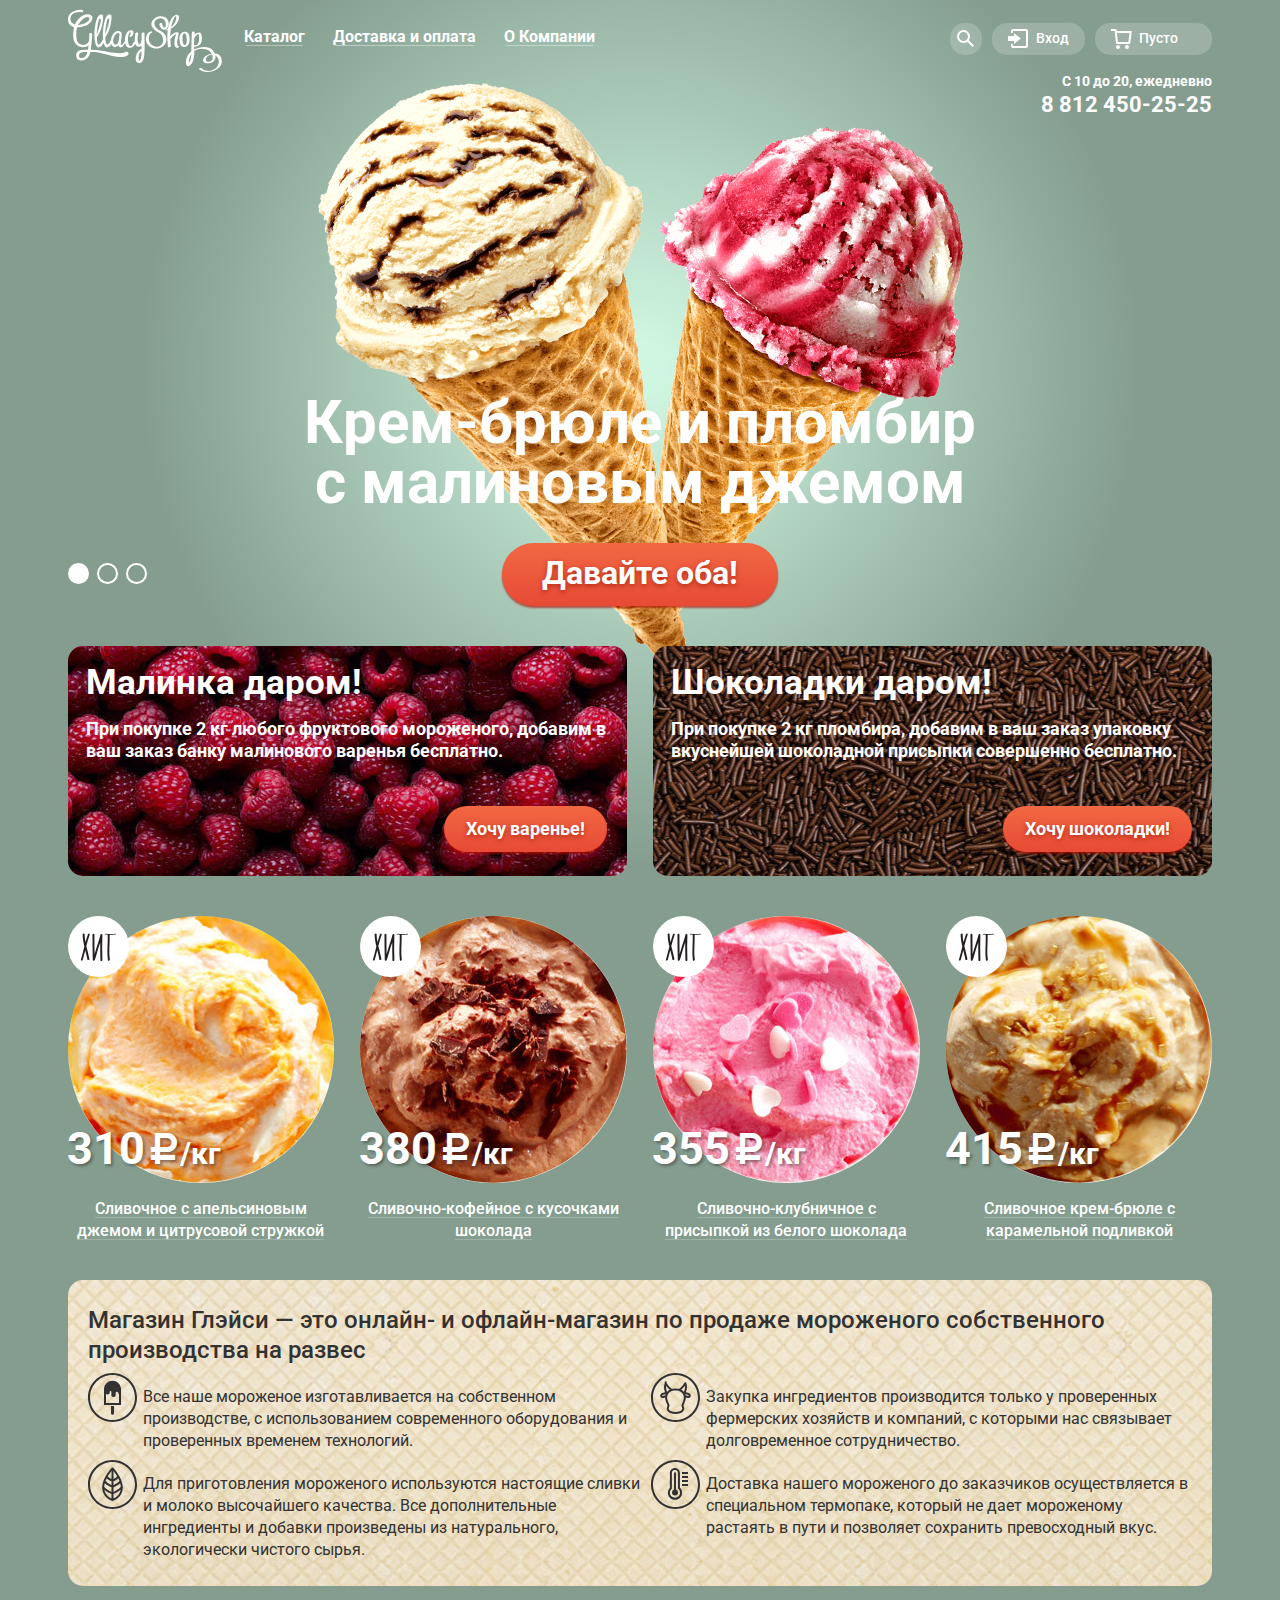
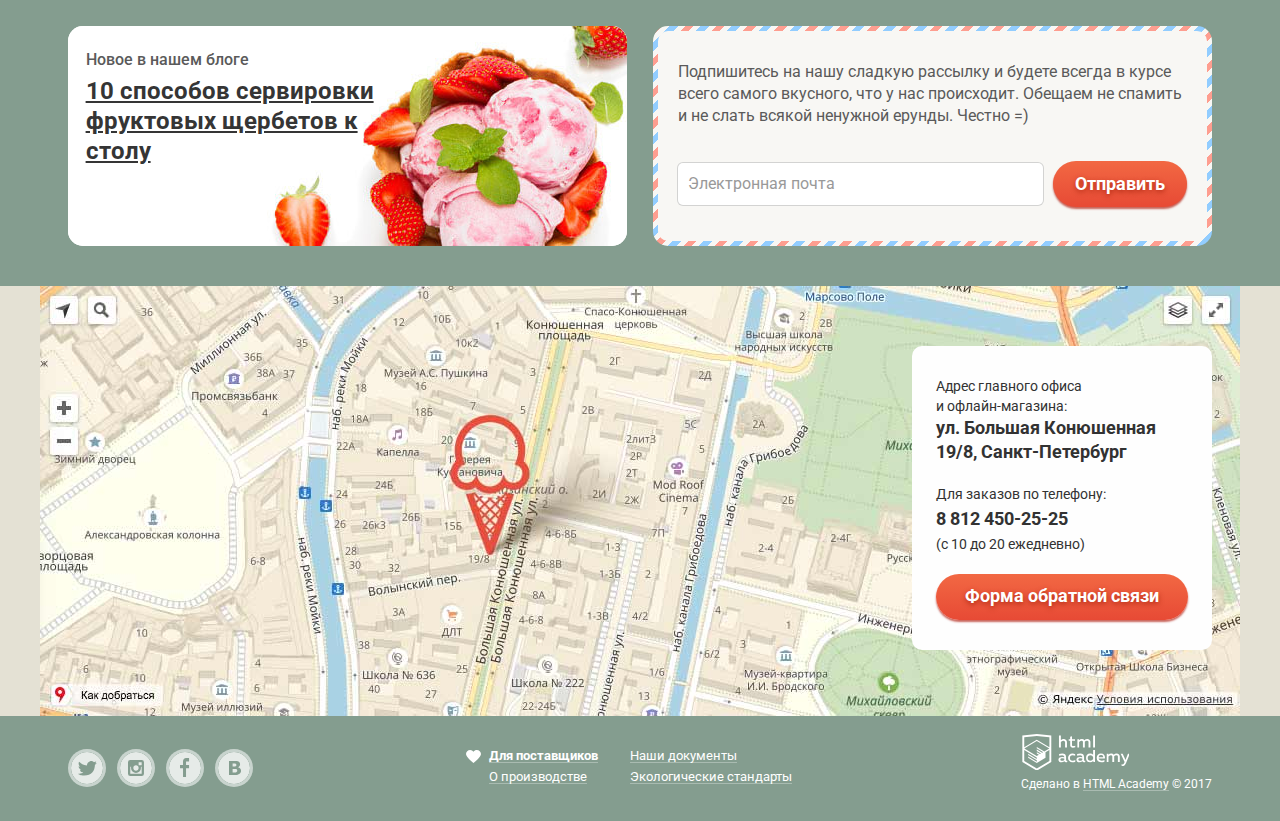
<file: index.html>
<!DOCTYPE html>
<html lang="ru">

<head>
  <meta charset="utf-8">
  <meta name="format-detection" content="telephone=no">
  <title>GllacyShop – магазин мороженого</title>
  <link href="https://fonts.googleapis.com/css?family=Roboto:400,500,700&amp;subset=cyrillic" rel="stylesheet">
  <link rel="stylesheet" href="dist-css/style.css">
</head>

<body class="page-green">
  <header class="header">
    <div class="header__main-row">
      <a class="logo">
        <img class="logo__image" src="img/logo.svg" width="154" height="64" alt="Логотип GllacyShop">
      </a>

      <nav class="main-menu">
        <h2 class="visually-hidden">Главное меню</h2>
        <ul class="main-menu__list">
          <li class="main-menu__item popup-container">
            <a class="main-menu__link" id="main-menu-catalog-link" href="catalog-cream.html">Каталог</a>
            <section class="catalog-menu popup visually-hidden">
              <h3 class="visually-hidden">Разделы каталога</h3>
              <a href="catalog-new.html" class="catalog-menu__link"><b>Новинки</b></a>
              <ul class="catalog-menu__list">
                <li class="catalog-menu__item">
                  <a href="catalog-cream.html" class="catalog-menu__link">Сливочное</a>
                </li>
                <li class="catalog-menu__item">
                  <a href="catalog-sherbet.html" class="catalog-menu__link">Щербеты</a>
                </li>
                <li class="catalog-menu__item">
                  <a href="catalog-ice.html" class="catalog-menu__link">Фруктовый лед</a>
                </li>
                <li class="catalog-menu__item">
                  <a href="catalog-melorin.html" class="catalog-menu__link">Мелорин</a>
                </li>
              </ul>
            </section>
          </li>
          <li class="main-menu__item">
            <a class="main-menu__link" href="delivery.html">Доставка и оплата</a>
          </li>
          <li class="main-menu__item">
            <a class="main-menu__link" href="about.html">О Компании</a>
          </li>
        </ul>
      </nav>

      <nav class="user-menu">
        <h2 class="visually-hidden">Меню персонального раздела</h2>
        <div class="user-menu__item popup-container">
          <a class="user-menu__link user-menu__link_hoverable user-menu__link_search" href="search.html" onclick="event.preventDefault();">
            <svg xmlns="http://www.w3.org/2000/svg" width="17" height="17" viewBox="0 0 17 17"><path fill="#FFF" d="M16.958 15.527L11.75 10.32A6.455 6.455 0 0 0 13 6.5 6.5 6.5 0 1 0 6.5 13a6.465 6.465 0 0 0 3.839-1.263l5.205 5.204 1.414-1.414zM6.5 11C4.019 11 2 8.981 2 6.5S4.019 2 6.5 2 11 4.019 11 6.5 8.981 11 6.5 11z"/></svg>
            <span class="visually-hidden">Поиск</span>
          </a>
          <section class="search-form popup visually-hidden">
            <h3 class="visually-hidden">Форма поиска</h3>
            <form action="https://echo.htmlacademy.ru" method="get" aria-label="Форма поиска">
              <input class="text-input" type="search" name="text" placeholder="Что ищем?" aria-label="Поисковый запрос" required>
            </form>
          </section>
        </div>
        <div class="user-menu__item popup-container">
          <a class="user-menu__link user-menu__link_hoverable user-menu__link_login" href="login.html" onclick="event.preventDefault();">
            <svg xmlns="http://www.w3.org/2000/svg" width="21" height="19" viewBox="0 0 21 19"><g fill="#FFF"><path d="M6 14.875L12.917 9.5 6 4.125v2.917H-.042v4.917H6z"/><path d="M18 0H5C3.9 0 3 .9 3 2v2h2V2h13v15H5v-2H3v2c0 1.1.9 2 2 2h13c1.1 0 2-.9 2-2V2c0-1.1-.9-2-2-2z"/></g></svg>
            Вход
          </a>
          <section class="login-form popup visually-hidden">
            <h3 class="visually-hidden">Форма входа</h3>
            <form action="https://echo.htmlacademy.ru" method="post" aria-label="Форма входа">
              <input class="text-input" type="email" name="email" placeholder="Электронная почта" aria-label="Электронная почта" required>
              <input class="text-input" type="password" name="password" placeholder="Пароль" aria-label="Пароль" required>
              <button class="promo-button promo-button_medium" type="submit">Войти</button>
            </form>
            <p class="login-form__links">
              <a class="login-form__link dark-link" href="#">Забыли пароль?</a>
              <a class="login-form__link dark-link" href="#">Новая регистрация</a>
            </p>
          </section>
        </div>
        <div class="user-menu__item">
          <a class="user-menu__link user-menu__link_basket" href="#">
            <svg xmlns="http://www.w3.org/2000/svg" width="21" height="20" viewBox="0 0 21 20"><g fill="#FFF"><path d="M5.657 2.031L5.422 0H0v2h3.64l1.5 13h13.988l1.699-12.969H5.657zM17.372 13H6.922L5.888 4.031h12.66L17.372 13z"/><circle cx="6.984" cy="18" r="2"/><circle cx="15.984" cy="18" r="2"/></g></svg>
            <span class="visually-hidden">Корзина</span>
          </a>
        </div>
      </nav>
    </div>
    <div class="header__sub-row">
      <section class="header__contact-info">
        <h3 class="visually-hidden">Контактная информация</h3>
        <p class="header__working-hours">С 10 до 20, ежедневно</p>
        <p class="header__contact-tel">8 812 450-25-25</p>
      </section>
    </div>
  </header>

  <main class="main-container">
    <h1 class="visually-hidden">Магазин мороженого «GllacyShop»</h1>

    <section class="promo">
      <h2 class="visually-hidden">Акции</h2>
      <div class="promo__slider">
        <input class="promo__slider-input visually-hidden" type="radio" id="promo-slider-1" name="promo-slider" data-body-class="page-green" checked>
        <input class="promo__slider-input visually-hidden" type="radio" id="promo-slider-2" name="promo-slider" data-body-class="page-blue">
        <input class="promo__slider-input visually-hidden" type="radio" id="promo-slider-3" name="promo-slider" data-body-class="page-red">
        <div class="promo__slider-controls">
          <label class="promo__slider-control" for="promo-slider-1">Крем-брюле и пломбир с малиновым джемом</label>
          <label class="promo__slider-control" for="promo-slider-2">Шоколадный пломбир и лимонный сорбет</label>
          <label class="promo__slider-control" for="promo-slider-3">Пломбир с помадкой и клубничный щербет</label>
        </div>
        <div class="promo__slides">
          <figure class="promo-slide">
            <figcaption class="promo-slide__tagline">Крем-брюле и пломбир с малиновым джемом</figcaption>
            <div class="promo-slide__image">
              <img src="img/promo-pair-green.png" width="647" height="584" alt="Крем-брюле и пломбир с малиновым джемом">
            </div>
            <button class="promo-button promo-button_large" type="button">Давайте оба!</button>
          </figure>
          <figure class="promo-slide">
            <figcaption class="promo-slide__tagline">Шоколадный пломбир и лимонный сорбет</figcaption>
            <div class="promo-slide__image">
              <img class="promo-slide__image" src="img/promo-pair-blue.png" width="644" height="582" alt="Шоколадный пломбир и лимонный сорбет">
            </div>
            <button class="promo-button promo-button_large" type="button">Давайте оба!</button>
          </figure>
          <figure class="promo-slide">
            <figcaption class="promo-slide__tagline">Пломбир с помадкой и клубничный щербет</figcaption>
            <div class="promo-slide__image">
              <img class="promo-slide__image" src="img/promo-pair-red.png" width="639" height="582" alt="Пломбир с помадкой и клубничный щербет">
            </div>
            <button class="promo-button promo-button_large" type="button">Давайте оба!</button>
          </figure>
        </div>
      </div>
    </section>

    <section class="banners columns-container">
      <h2 class="visually-hidden">Специальные предложения</h2>
      <section class="banner banner_raspberry">
        <h3 class="banner__header">Малинка даром!</h3>
        <p class="banner__description">При покупке 2 кг любого фруктового мороженого, добавим в ваш заказ банку малинового варенья бесплатно.</p>
        <button class="promo-button promo-button_medium" type="button">Хочу варенье!</button>
      </section>

      <section class="banner banner_chocolate">
        <h3 class="banner__header">Шоколадки даром!</h3>
        <p class="banner__description">При покупке 2 кг пломбира, добавим в ваш заказ упаковку вкуснейшей шоколадной присыпки  совершенно бесплатно.</p>
        <button class="promo-button promo-button_medium" type="button">Хочу шоколадки!</button>
      </section>
    </section>

    <section class="bestsellers">
      <h2 class="visually-hidden">Хиты продаж</h2>
      <ul class="catalog-list">
        <li class="catalog-item catalog-item_bestseller">
          <a class="catalog-item__link" href="#">
            <div class="catalog-item__title"><h3>Сливочное с апельсиновым джемом и цитрусовой стружкой</h3></div>
            <img src="img/icecream-1.jpg" width="267" height="267" alt="Сливочное с апельсиновым джемом и цитрусовой стружкой">
            <p>310<span class="catalog-item__rouble">Р</span><span class="catalog-item__weight-unit">/кг</span></p>
          </a>
          <div class="catalog-item__popup">
            <button class="promo-button promo-button_medium" type="button">Быстрый просмотр</button>
          </div>
        </li>
        <li class="catalog-item catalog-item_bestseller">
          <a class="catalog-item__link" href="#">
            <div class="catalog-item__title"><h3>Сливочно-кофейное с кусочками шоколада</h3></div>
            <img src="img/icecream-2.jpg" width="267" height="267" alt="Сливочно-кофейное с кусочками шоколада">
            <p>380<span class="catalog-item__rouble">Р</span><span class="catalog-item__weight-unit">/кг</span></p>
          </a>
          <div class="catalog-item__popup">
            <button class="promo-button promo-button_medium" type="button">Быстрый просмотр</button>
          </div>
        </li>
        <li class="catalog-item catalog-item_bestseller">
          <a class="catalog-item__link" href="#">
            <div class="catalog-item__title"><h3>Сливочно-клубничное с присыпкой из белого шоколада</h3></div>
            <img src="img/icecream-3.jpg" width="267" height="267" alt="Сливочно-клубничное с присыпкой из белого шоколада">
            <p>355<span class="catalog-item__rouble">Р</span><span class="catalog-item__weight-unit">/кг</span></p>
          </a>
          <div class="catalog-item__popup">
            <button class="promo-button promo-button_medium" type="button">Быстрый просмотр</button>
          </div>
        </li>
        <li class="catalog-item catalog-item_bestseller">
          <a class="catalog-item__link" href="#">
            <div class="catalog-item__title"><h3>Сливочное крем-брюле с карамельной подливкой</h3></div>
            <img src="img/icecream-4.jpg" width="267" height="267" alt="Сливочное крем-брюле с карамельной подливкой">
            <p>415<span class="catalog-item__rouble">Р</span><span class="catalog-item__weight-unit">/кг</span></p>
          </a>
          <div class="catalog-item__popup">
            <button class="promo-button promo-button_medium" type="button">Быстрый просмотр</button>
          </div>
        </li>
      </ul>
    </section>

    <section class="about-us">
      <h2 class="about-us__header">Магазин Глэйси — это онлайн- и офлайн-магазин по продаже мороженого собственного производства на развес</h2>
      <ul class="about-us__advantages">
        <li class="about-us__advantage about-us__advantage_tech">Все наше мороженое изготавливается на собственном производстве, с использованием современного оборудования и проверенных временем технологий.</li>
        <li class="about-us__advantage about-us__advantage_cows">Закупка ингредиентов  производится только у проверенных фермерских хозяйств и компаний, с которыми нас связывает долговременное сотрудничество.</li>
        <li class="about-us__advantage about-us__advantage_eco">Для приготовления мороженого используются настоящие сливки и молоко высочайшего качества. Все дополнительные ингредиенты и добавки произведены из натурального, экологически чистого сырья.</li>
        <li class="about-us__advantage about-us__advantage_temp">Доставка нашего мороженого до заказчиков осуществляется в специальном термопаке, который не дает мороженому растаять в пути и позволяет сохранить превосходный вкус.</li>
      </ul>
    </section>

    <div class="columns-container">
      <aside class="blog-news">
        <h2 class="blog-news__header">Новое в нашем блоге</h2>
        <div class="blog-news__size-container">
          <a class="blog-news__post-title" href="#">10 способов сервировки фруктовых щербетов к столу</a>
        </div>
        <img class="blog-news__post-img" src="img/blog-post-img.jpg" width="560" height="220" alt="10 способов сервировки фруктовых щербетов к столу">
      </aside>

      <section class="subscribe">
        <div class="subscribe__inner-container">
          <h2 class="visually-hidden">Подписка на новостную рассылку</h2>
          <p class="subscribe__promo">Подпишитесь на нашу сладкую рассылку и будете всегда в курсе всего самого вкусного, что у нас происходит. Обещаем не спамить и не слать всякой ненужной ерунды. Честно =)</p>
          <form action="https://echo.htmlacademy.ru" method="get" aria-label="Форма подписки на новостную рассылку">
            <input class="text-input" type="email" name="email" placeholder="Электронная почта" aria-label="Электронная почта" required>
            <button class="promo-button promo-button_medium" type="submit">Отправить</button>
          </form>
        </div>
      </section>
    </div>

    <section class="location-map">
      <h2 class="visually-hidden">Cхема проезда и контактная информация</h2>
      <div class="location-map__container" id="location-map"></div>
      <div class="location-map__overlay">
        <p class="location-map__address">Адрес главного офиса<br>и офлайн-магазина:<br><b>ул. Большая Конюшенная 19/8, Санкт-Петербург</b></p>
        <p class="location-map__tel">Для заказов по телефону:<br><b>8 812 450-25-25</b><br>(с 10 до 20 ежедневно)</p>
        <a class="promo-button promo-button_medium" id="feedback-button" href="feedback.html">Форма обратной связи</a>
      </div>
    </section>
  </main>

  <footer class="footer">
    <section class="social">
      <h3 class="visually-hidden">Мы в социальных сетях</h3>
      <ul class="social__list">
        <li class="social__item"><a class="social__link social__link_twitter" href="http://twitter.com" target="_blank"><span class="visually-hidden">Twitter</span></a></li>
        <li class="social__item"><a class="social__link social__link_instagram" href="http://instagram.com" target="_blank"><span class="visually-hidden">Instagram</span></a></li>
        <li class="social__item"><a class="social__link social__link_fb" href="http://fb.com" target="_blank"><span class="visually-hidden">Facebook</span></a></li>
        <li class="social__item"><a class="social__link social__link_vk" href="http://vk.com" target="_blank"><span class="visually-hidden">Vkontakte</span></a></li>
      </ul>
    </section>

    <div class="footer__menu">
      <a class="footer__menu-link light-link footer__menu-link_heart" href="#">Для поставщиков</a>
      <a class="footer__menu-link light-link" href="#">О производстве</a>
      <a class="footer__menu-link light-link" href="#">Наши документы</a>
      <a class="footer__menu-link light-link" href="#">Экологические стандарты</a>
    </div>

    <div class="footer__copyright">
      <a class="footer__copyright-logo" href="https://htmlacademy.ru/intensive/htmlcss" target="_blank">
        <img src="img/logo-htmlacademy-small.svg" width="111" height="36" alt="HTML Academy">
      </a>
      <p class="footer__copyright-text">Сделано в <a class="light-link" href="https://htmlacademy.ru/intensive/htmlcss" target="_blank">HTML Academy</a> © 2017</p>
    </div>
  </footer>

  <section class="feedback">
    <h2 class="visually-hidden">Форма обратной связи</h2>
    <div class="feedback__background">
      <div class="feedback__window">
        <p class="feedback__tagline">Мы обязательно вам ответим!</p>
        <form action="https://echo.htmlacademy.ru" method="post" aria-label="Форма обратной связи">
          <input class="text-input" type="text" name="name" placeholder="Как вас зовут?" aria-label="Имя">
          <input class="text-input" type="email" name="email" placeholder="Ваша почта для ответа?" aria-label="Электронная почта" required>
          <textarea class="text-input" name="message" cols="30" rows="10" placeholder="Напишите что-нибудь..." aria-label="Текст сообщения" required></textarea>
          <button class="promo-button promo-button_medium" type="submit">Отправить</button>
        </form>
        <button class="feedback__close-btn" type="button"><span class="visually-hidden">Закрыть</span></button>
      </div>
    </div>
  </section>

  <script src="dist-js/popup-dispatcher.js"></script>
  <script src="dist-js/promo-bg-changer.js"></script>
  <script src="dist-js/feedback-modal.js"></script>
  <script src="https://api-maps.yandex.ru/2.1/?lang=ru_RU"></script>
  <script src="dist-js/location-map.js"></script>
</body>

</html>
</file>
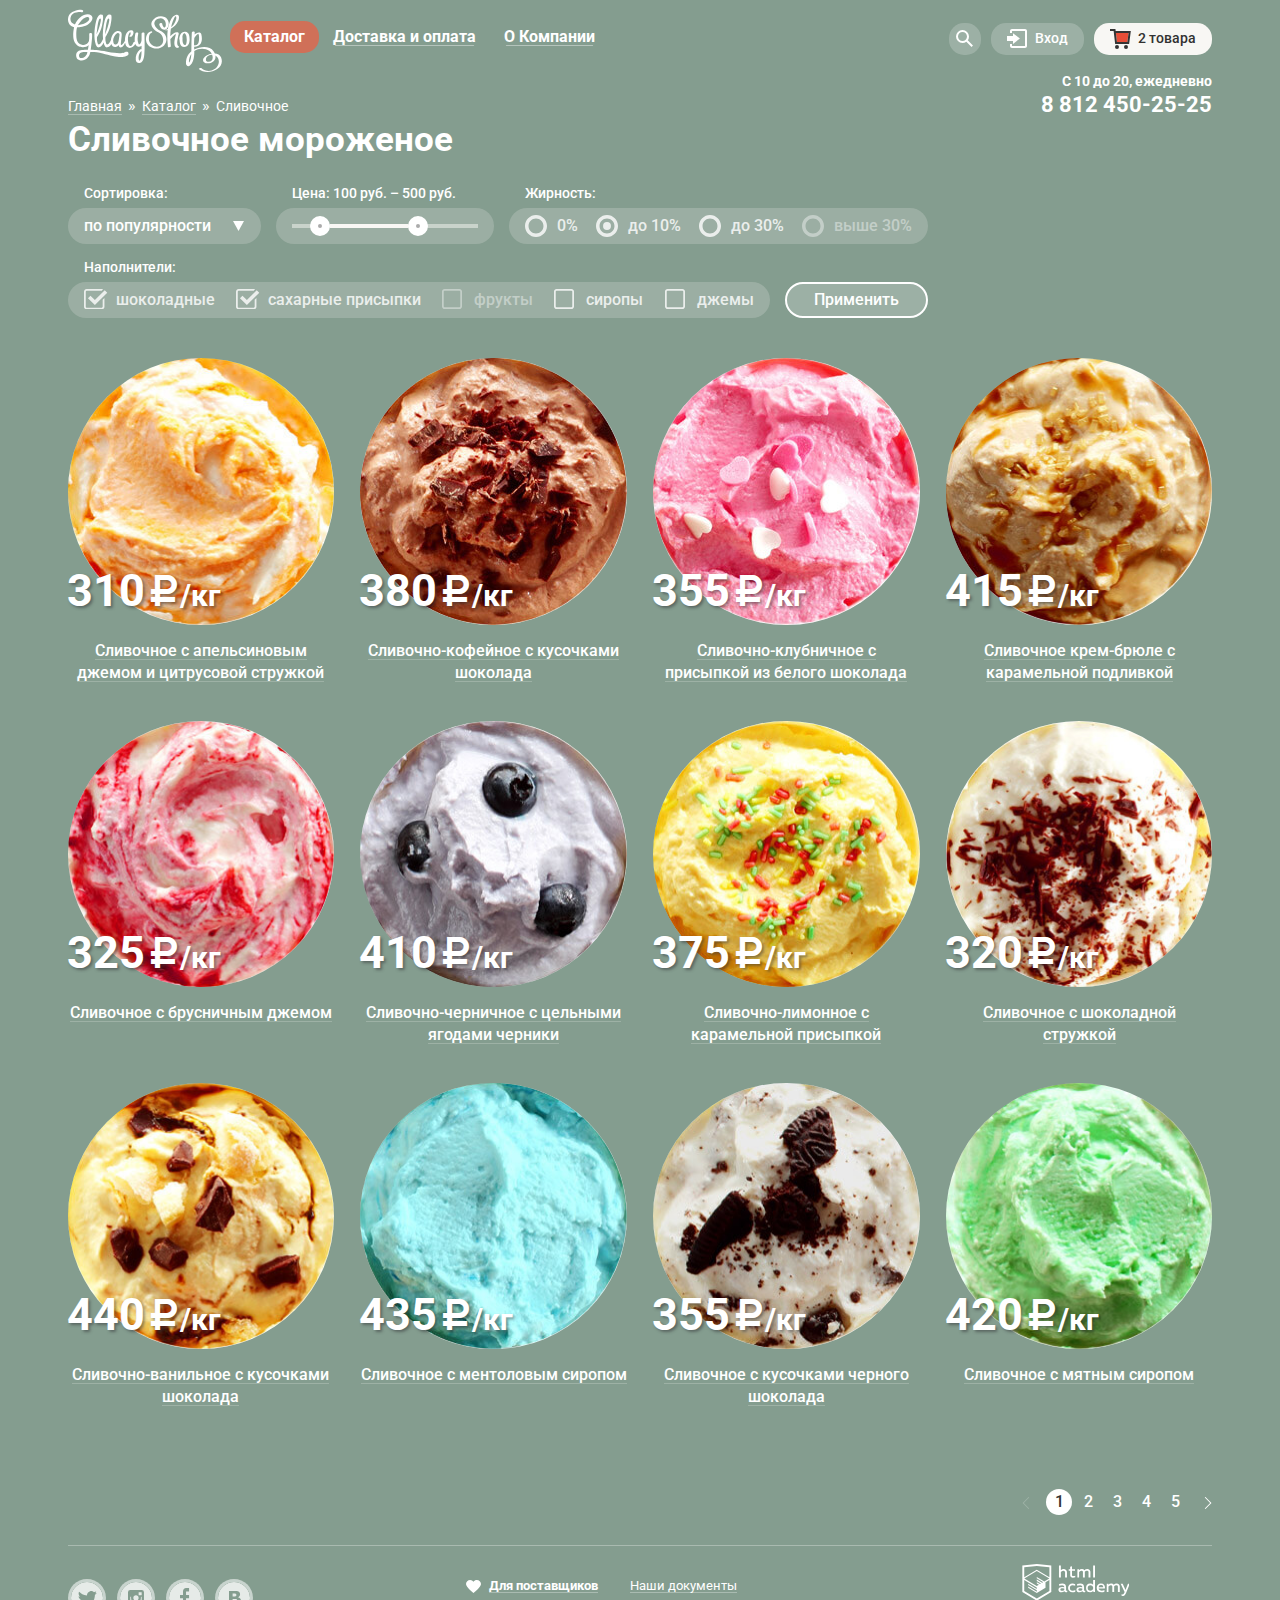
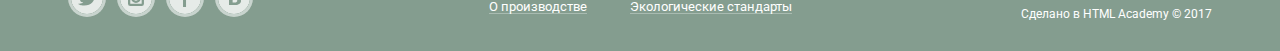
<file: catalog-cream.html>
<!DOCTYPE html>
<html lang="ru">

<head>
  <meta charset="utf-8">
  <meta name="format-detection" content="telephone=no">
  <title>GllacyShop – каталог</title>
  <link href="https://fonts.googleapis.com/css?family=Roboto:400,500,700&amp;subset=cyrillic" rel="stylesheet">
  <link rel="stylesheet" href="dist-css/style.css">
</head>

<body class="page-green">
  <header class="header">
    <div class="header__main-row">
      <a class="logo" href="index.html">
        <img class="logo__image" src="img/logo.svg" width="154" height="64" alt="Логотип GllacyShop">
      </a>

      <nav class="main-menu">
        <h2 class="visually-hidden">Главное меню</h2>
        <ul class="main-menu__list">
          <li class="main-menu__item popup-container">
            <a class="main-menu__link main-menu__link_current" id="main-menu-catalog-link" href="#">Каталог</a>
            <section class="catalog-menu popup visually-hidden">
              <h3 class="visually-hidden">Разделы каталога</h3>
              <a href="catalog-new.html" class="catalog-menu__link"><b>Новинки</b></a>
              <ul class="catalog-menu__list">
                <li class="catalog-menu__item">
                  <a class="catalog-menu__link catalog-menu__link_current">Сливочное</a>
                </li>
                <li class="catalog-menu__item">
                  <a href="catalog-sherbet.html" class="catalog-menu__link">Щербеты</a>
                </li>
                <li class="catalog-menu__item">
                  <a href="catalog-ice.html" class="catalog-menu__link">Фруктовый лед</a>
                </li>
                <li class="catalog-menu__item">
                  <a href="catalog-melorin.html" class="catalog-menu__link">Мелорин</a>
                </li>
              </ul>
            </section>
          </li>
          <li class="main-menu__item">
            <a class="main-menu__link" href="delivery.html">Доставка и оплата</a>
          </li>
          <li class="main-menu__item">
            <a class="main-menu__link" href="about.html">О Компании</a>
          </li>
        </ul>
      </nav>

      <nav class="user-menu">
        <h2 class="visually-hidden">Меню персонального раздела</h2>
        <div class="user-menu__item popup-container">
          <a class="user-menu__link user-menu__link_hoverable user-menu__link_search" href="search.html" onclick="event.preventDefault();">
            <svg xmlns="http://www.w3.org/2000/svg" width="17" height="17" viewBox="0 0 17 17"><path fill="#FFF" d="M16.958 15.527L11.75 10.32A6.455 6.455 0 0 0 13 6.5 6.5 6.5 0 1 0 6.5 13a6.465 6.465 0 0 0 3.839-1.263l5.205 5.204 1.414-1.414zM6.5 11C4.019 11 2 8.981 2 6.5S4.019 2 6.5 2 11 4.019 11 6.5 8.981 11 6.5 11z"/></svg>
            <span class="visually-hidden">Поиск</span>
          </a>
          <section class="search-form popup visually-hidden">
            <h3 class="visually-hidden">Форма поиска</h3>
            <form action="https://echo.htmlacademy.ru" method="get" aria-label="Форма поиска">
              <input class="text-input" type="search" name="text" placeholder="Что ищем?" aria-label="Поисковый запрос" required>
            </form>
          </section>
        </div>
        <div class="user-menu__item popup-container">
          <a class="user-menu__link user-menu__link_hoverable user-menu__link_login" href="login.html" onclick="event.preventDefault();">
            <svg xmlns="http://www.w3.org/2000/svg" width="21" height="19" viewBox="0 0 21 19"><g fill="#FFF"><path d="M6 14.875L12.917 9.5 6 4.125v2.917H-.042v4.917H6z"/><path d="M18 0H5C3.9 0 3 .9 3 2v2h2V2h13v15H5v-2H3v2c0 1.1.9 2 2 2h13c1.1 0 2-.9 2-2V2c0-1.1-.9-2-2-2z"/></g></svg>
            Вход
          </a>
          <section class="login-form popup visually-hidden">
            <h3 class="visually-hidden">Форма входа</h3>
            <form action="https://echo.htmlacademy.ru" method="post" aria-label="Форма входа">
              <input class="text-input" type="email" name="email" placeholder="Электронная почта" aria-label="Электронная почта" required>
              <input class="text-input" type="password" name="password" placeholder="Пароль" aria-label="Пароль" required>
              <button class="promo-button promo-button_medium" type="submit">Войти</button>
            </form>
            <p class="login-form__links">
              <a class="login-form__link dark-link" href="#">Забыли пароль?</a>
              <a class="login-form__link dark-link" href="#">Новая регистрация</a>
            </p>
          </section>
        </div>
        <div class="user-menu__item popup-container">
          <a class="user-menu__link user-menu__link_basket user-menu__link_basket-full" data-count="2" data-unit="товара" href="basket.html" onclick="event.preventDefault();">
            <svg xmlns="http://www.w3.org/2000/svg" width="21" height="20" viewBox="0 0 21 20"><path fill="#E84D37" d="M5.888 4.031L6.922 13h10.45l1.176-8.969z"/><circle fill="#343434" cx="6.984" cy="18" r="2"/><circle fill="#343434" cx="15.984" cy="18" r="2"/><path fill="#343434" d="M5.657 2.031L5.422 0H0v2h3.64l1.5 13h13.988l1.699-12.969H5.657zM17.372 13H6.922L5.888 4.031h12.66L17.372 13z"/></svg>
            <span class="visually-hidden">Корзина</span>
          </a>
          <section class="basket-form popup visually-hidden">
            <h3 class="visually-hidden">Содержимое корзины</h3>
            <table class="basket-form__goods-table">
              <tr aria-label="Пломбир с апельсиновым джемом">
                <td><button class="basket-form__delete-button">Удалить</button></td>
                <td><img class="basket-form__good-image" src="img/icecream-1.jpg" width="33" height="33" alt="Пломбир с апельсиновым джемом"></td>
                <td>Пломбир с апельсиновым джемом</td>
                <td>1,5 кг х <span class="basket-form__price">200 руб.</span></td>
                <td>300 руб.</td>
              </tr>
              <tr aria-label="Клубничный пломбир с присыпкой из белого шоколада">
                <td><button class="basket-form__delete-button">Удалить</button></td>
                <td><img class="basket-form__good-image" src="img/icecream-3.jpg" width="33" height="33" alt="Клубничный пломбир с присыпкой  из белого шоколада"></td>
                <td>Клубничный пломбир с присыпкой из белого шоколада</td>
                <td>1,5 кг х <span class="basket-form__price">300 руб.</span></td>
                <td>450 руб.</td>
              </tr>
            </table>
            <b class="basket-form__total-amount">Итого: 750 руб.</b>
            <form action="https://echo.htmlacademy.ru" method="post" aria-label="Форма оформления заказа">
              <input type="hidden" name="id" value="1">
              <input type="hidden" name="id" value="3">
              <button class="promo-button promo-button_medium" type="submit">Оформить заказ</button>
            </form>
          </section>
        </div>
      </nav>
    </div>
    <div class="header__sub-row">
      <nav class="breadcrumbs">
        <h2 class="visually-hidden">Навигационная цепочка</h2>
        <ul class="breadcrumbs__list">
          <li class="breadcrumbs__item"><a class="breadcrumbs__link light-link" href="index.html">Главная</a></li>
          <li class="breadcrumbs__item"><a class="breadcrumbs__link light-link" href="catalog.html">Каталог</a></li>
          <li class="breadcrumbs__item"><a class="breadcrumbs__link">Сливочное</a></li>
        </ul>
      </nav>

      <section class="header__contact-info">
        <h3 class="visually-hidden">Контактная информация</h3>
        <p class="header__working-hours">С 10 до 20, ежедневно</p>
        <p class="header__contact-tel">8 812 450-25-25</p>
      </section>
    </div>
  </header>

  <main class="main-container">
    <h1 class="main-container__header">Сливочное мороженое</h1>

    <section class="catalog-filter">
      <h2 class="visually-hidden">Фильтры каталога</h2>
      <form action="https://echo.htmlacademy.ru" method="post" aria-label="Фильтры каталога">
        <div class="catalog-filter__row">
          <fieldset class="catalog-filter__sort-set">
            <legend class="catalog-filter__legend">Сортировка:</legend>
            <select name="sort" aria-label="Сортировка">
              <option value="popularity">по популярности</option>
              <option value="low-price">сначала недорогие</option>
              <option value="high-price">сначала дорогие</option>
              <option value="fatness">по жирности</option>
            </select>
          </fieldset>
          <fieldset class="catalog-filter__price-set">
            <legend>Цена:&nbsp;<output>100 руб. – 500 руб.</output></legend>
            <div class="catalog-filter__flex-wrapper">
              <div class="catalog-filter__price-range">
                <input class="visually-hidden" id="catalog-filter-min-price" type="range" name="min-price" min="0" max="800" step="100" value="100" aria-label="Минимальная цена">
                <label for="catalog-filter-min-price"></label>
                <input class="visually-hidden" id="catalog-filter-max-price" type="range" name="max-price" min="0" max="800" step="100" value="500" aria-label="Максимальная цена">
                <label for="catalog-filter-max-price"></label>
              </div>
            </div>
          </fieldset>
          <fieldset class="catalog-filter__fatness-set">
            <legend class="catalog-filter__legend">Жирность:</legend>
            <div class="catalog-filter__flex-wrapper">
              <p>
                <input class="catalog-filter__checkable visually-hidden" type="radio" name="fatness" id="catalog-filter-fatness-1" value="0">
                <label for="catalog-filter-fatness-1">0%</label>
              </p>
              <p>
                <input class="catalog-filter__checkable visually-hidden" type="radio" name="fatness" id="catalog-filter-fatness-2" value="0-10" checked>
                <label for="catalog-filter-fatness-2">до 10%</label>
              </p>
              <p>
                <input class="catalog-filter__checkable visually-hidden" type="radio" name="fatness" id="catalog-filter-fatness-3" value="0-30">
                <label for="catalog-filter-fatness-3">до 30%</label>
              </p>
              <p>
                <input class="catalog-filter__checkable visually-hidden" type="radio" name="fatness" id="catalog-filter-fatness-4" value="30-100" disabled>
                <label for="catalog-filter-fatness-4">выше 30%</label>
              </p>
            </div>
          </fieldset>
        </div>
        <div class="catalog-filter__row">
          <fieldset class="catalog-filter__fillers-set">
            <legend class="catalog-filter__legend">Наполнители:</legend>
            <div class="catalog-filter__flex-wrapper">
              <p>
                <input class="catalog-filter__checkable visually-hidden" type="checkbox" name="fillers" id="catalog-filter-fillers-1" value="chocolate" checked>
                <label for="catalog-filter-fillers-1">шоколадные</label>
              </p>
              <p>
                <input class="catalog-filter__checkable visually-hidden" type="checkbox" name="fillers" id="catalog-filter-fillers-2" value="sugar" checked>
                <label for="catalog-filter-fillers-2">сахарные присыпки</label>
              </p>
              <p>
                <input class="catalog-filter__checkable visually-hidden" type="checkbox" name="fillers" id="catalog-filter-fillers-3" value="fruits" disabled>
                <label for="catalog-filter-fillers-3">фрукты</label>
              </p>
              <p>
                <input class="catalog-filter__checkable visually-hidden" type="checkbox" name="fillers" id="catalog-filter-fillers-4" value="sirup">
                <label for="catalog-filter-fillers-4">сиропы</label>
              </p>
              <p>
                <input class="catalog-filter__checkable visually-hidden" type="checkbox" name="fillers" id="catalog-filter-fillers-5" value="jam">
                <label for="catalog-filter-fillers-5">джемы</label>
              </p>
            </div>
          </fieldset>
          <button type="submit">Применить</button>
        </div>
      </form>
    </section>

    <section class="catalog">
      <h2 class="visually-hidden">Содержимое каталога</h2>
      <ul class="catalog-list">
        <li class="catalog-item">
          <a class="catalog-item__link" href="catalog-item.html">
            <div class="catalog-item__title"><h3>Сливочное с апельсиновым джемом и цитрусовой стружкой</h3></div>
            <img src="img/icecream-1.jpg" width="267" height="267" alt="Сливочное с апельсиновым джемом и цитрусовой стружкой">
            <p>310<span class="catalog-item__rouble">Р</span><span class="catalog-item__weight-unit">/кг</span></p>
          </a>
          <div class="catalog-item__popup">
            <button class="promo-button promo-button_medium" type="button">Быстрый просмотр</button>
          </div>
        </li>
        <li class="catalog-item">
          <a class="catalog-item__link" href="catalog-item.html">
            <div class="catalog-item__title"><h3>Сливочно-кофейное с кусочками шоколада</h3></div>
            <img src="img/icecream-2.jpg" width="267" height="267" alt="Сливочно-кофейное с кусочками шоколада">
            <p>380<span class="catalog-item__rouble">Р</span><span class="catalog-item__weight-unit">/кг</span></p>
          </a>
          <div class="catalog-item__popup">
            <button class="promo-button promo-button_medium" type="button">Быстрый просмотр</button>
          </div>
        </li>
        <li class="catalog-item">
          <a class="catalog-item__link" href="catalog-item.html">
            <div class="catalog-item__title"><h3>Сливочно-клубничное с присыпкой из белого шоколада</h3></div>
            <img src="img/icecream-3.jpg" width="267" height="267" alt="Сливочно-клубничное с присыпкой из белого шоколада">
            <p>355<span class="catalog-item__rouble">Р</span><span class="catalog-item__weight-unit">/кг</span></p>
          </a>
          <div class="catalog-item__popup">
            <button class="promo-button promo-button_medium" type="button">Быстрый просмотр</button>
          </div>
        </li>
        <li class="catalog-item">
          <a class="catalog-item__link" href="catalog-item.html">
            <div class="catalog-item__title"><h3>Сливочное крем-брюле с карамельной подливкой</h3></div>
            <img src="img/icecream-4.jpg" width="267" height="267" alt="Сливочное крем-брюле с карамельной подливкой">
            <p>415<span class="catalog-item__rouble">Р</span><span class="catalog-item__weight-unit">/кг</span></p>
          </a>
          <div class="catalog-item__popup">
            <button class="promo-button promo-button_medium" type="button">Быстрый просмотр</button>
          </div>
        </li>

        <li class="catalog-item">
          <a class="catalog-item__link" href="catalog-item.html">
            <div class="catalog-item__title"><h3>Сливочное с брусничным джемом</h3></div>
            <img src="img/icecream-5.jpg" width="267" height="267" alt="Сливочное с брусничным джемом">
            <p>325<span class="catalog-item__rouble">Р</span><span class="catalog-item__weight-unit">/кг</span></p>
          </a>
          <div class="catalog-item__popup">
            <button class="promo-button promo-button_medium" type="button">Быстрый просмотр</button>
          </div>
        </li>
        <li class="catalog-item">
          <a class="catalog-item__link" href="catalog-item.html">
            <div class="catalog-item__title"><h3>Сливочно-черничное с цельными ягодами черники</h3></div>
            <img src="img/icecream-6.jpg" width="267" height="267" alt="Сливочно-черничное с цельными ягодами черники">
            <p>410<span class="catalog-item__rouble">Р</span><span class="catalog-item__weight-unit">/кг</span></p>
          </a>
          <div class="catalog-item__popup">
            <button class="promo-button promo-button_medium" type="button">Быстрый просмотр</button>
          </div>
        </li>
        <li class="catalog-item">
          <a class="catalog-item__link" href="catalog-item.html">
            <div class="catalog-item__title"><h3>Сливочно-лимонное с карамельной присыпкой</h3></div>
            <img src="img/icecream-7.jpg" width="267" height="267" alt="Сливочно-лимонное с карамельной присыпкой">
            <p>375<span class="catalog-item__rouble">Р</span><span class="catalog-item__weight-unit">/кг</span></p>
          </a>
          <div class="catalog-item__popup">
            <button class="promo-button promo-button_medium" type="button">Быстрый просмотр</button>
          </div>
        </li>
        <li class="catalog-item">
          <a class="catalog-item__link" href="catalog-item.html">
            <div class="catalog-item__title"><h3>Сливочное с шоколадной стружкой</h3></div>
            <img src="img/icecream-8.jpg" width="267" height="267" alt="Сливочное с шоколадной стружкой">
            <p>320<span class="catalog-item__rouble">Р</span><span class="catalog-item__weight-unit">/кг</span></p>
          </a>
          <div class="catalog-item__popup">
            <button class="promo-button promo-button_medium" type="button">Быстрый просмотр</button>
          </div>
        </li>

        <li class="catalog-item">
          <a class="catalog-item__link" href="catalog-item.html">
            <div class="catalog-item__title"><h3>Сливочно-ванильное с кусочками шоколада</h3></div>
            <img src="img/icecream-9.jpg" width="267" height="267" alt="Сливочно-ванильное с кусочками шоколада">
            <p>440<span class="catalog-item__rouble">Р</span><span class="catalog-item__weight-unit">/кг</span></p>
          </a>
          <div class="catalog-item__popup">
            <button class="promo-button promo-button_medium" type="button">Быстрый просмотр</button>
          </div>
        </li>
        <li class="catalog-item">
          <a class="catalog-item__link" href="catalog-item.html">
            <div class="catalog-item__title"><h3>Сливочноe с ментоловым сиропом</h3></div>
            <img src="img/icecream-10.jpg" width="267" height="267" alt="Сливочноe с ментоловым сиропом">
            <p>435<span class="catalog-item__rouble">Р</span><span class="catalog-item__weight-unit">/кг</span></p>
          </a>
          <div class="catalog-item__popup">
            <button class="promo-button promo-button_medium" type="button">Быстрый просмотр</button>
          </div>
        </li>
        <li class="catalog-item">
          <a class="catalog-item__link" href="catalog-item.html">
            <div class="catalog-item__title"><h3>Сливочное с кусочками черного шоколада</h3></div>
            <img src="img/icecream-11.jpg" width="267" height="267" alt="Сливочное с кусочками черного шоколада">
            <p>355<span class="catalog-item__rouble">Р</span><span class="catalog-item__weight-unit">/кг</span></p>
          </a>
          <div class="catalog-item__popup">
            <button class="promo-button promo-button_medium" type="button">Быстрый просмотр</button>
          </div>
        </li>
        <li class="catalog-item">
          <a class="catalog-item__link" href="catalog-item.html">
            <div class="catalog-item__title"><h3>Сливочное с мятным сиропом</h3></div>
            <img src="img/icecream-12.jpg" width="267" height="267" alt="Сливочное с мятным сиропом">
            <p>420<span class="catalog-item__rouble">Р</span><span class="catalog-item__weight-unit">/кг</span></p>
          </a>
          <div class="catalog-item__popup">
            <button class="promo-button promo-button_medium" type="button">Быстрый просмотр</button>
          </div>
        </li>
      </ul>
    </section>

    <nav class="pagination">
      <h2 class="visually-hidden">Постраничная навигация каталога</h2>
      <a class="pagination__prev pagination__prev_disabled"><span class="visually-hidden">Назад</span></a>
      <ol class="pagination__list" aria-label="Страницы каталога">
        <li class="pagination__item"><a class="pagination__link pagination__link_current"><span class="visually-hidden">Страница 1</span></a></li>
        <li class="pagination__item"><a class="pagination__link" href="#"><span class="visually-hidden">Страница 2</span></a></li>
        <li class="pagination__item"><a class="pagination__link" href="#"><span class="visually-hidden">Страница 3</span></a></li>
        <li class="pagination__item"><a class="pagination__link" href="#"><span class="visually-hidden">Страница 4</span></a></li>
        <li class="pagination__item"><a class="pagination__link" href="#"><span class="visually-hidden">Страница 5</span></a></li>
      </ol>
      <a href="#" class="pagination__next"><span class="visually-hidden">Вперед</span></a>
    </nav>
  </main>

  <footer class="footer footer__bordered">
    <section class="social">
      <h3 class="visually-hidden">Мы в социальных сетях</h3>
      <ul class="social__list">
        <li class="social__item"><a class="social__link social__link_twitter" href="http://twitter.com" target="_blank"><span class="visually-hidden">Twitter</span></a></li>
        <li class="social__item"><a class="social__link social__link_instagram" href="http://instagram.com" target="_blank"><span class="visually-hidden">Instagram</span></a></li>
        <li class="social__item"><a class="social__link social__link_fb" href="http://fb.com" target="_blank"><span class="visually-hidden">Facebook</span></a></li>
        <li class="social__item"><a class="social__link social__link_vk" href="http://vk.com" target="_blank"><span class="visually-hidden">Vkontakte</span></a></li>
      </ul>
    </section>

    <div class="footer__menu">
      <a class="footer__menu-link light-link footer__menu-link_heart" href="#">Для поставщиков</a>
      <a class="footer__menu-link light-link" href="#">О производстве</a>
      <a class="footer__menu-link light-link" href="#">Наши документы</a>
      <a class="footer__menu-link light-link" href="#">Экологические стандарты</a>
    </div>

    <div class="footer__copyright">
      <a class="footer__copyright-logo" href="https://htmlacademy.ru/intensive/htmlcss" target="_blank">
        <img src="img/logo-htmlacademy-small.svg" width="111" height="36" alt="HTML Academy">
      </a>
      <p class="footer__copyright-text">Сделано в <a class="light-link" href="https://htmlacademy.ru/intensive/htmlcss" target="_blank">HTML Academy</a> © 2017</p>
    </div>
  </footer>

  <script src="dist-js/popup-dispatcher.js"></script>
</body>

</html>
</file>
<file: dist-css/style.css>
/*! normalize.css v8.0.0 | MIT License | github.com/necolas/normalize.css */html{line-height:1.15;-webkit-text-size-adjust:100%}body{margin:0}h1{font-size:2em;margin:.67em 0}hr{box-sizing:content-box;height:0;overflow:visible}pre{font-family:monospace,monospace;font-size:1em}a{background-color:transparent}abbr[title]{border-bottom:none;text-decoration:underline;text-decoration:underline dotted}b,strong{font-weight:bolder}code,kbd,samp{font-family:monospace,monospace;font-size:1em}small{font-size:80%}sub,sup{font-size:75%;line-height:0;position:relative;vertical-align:baseline}sub{bottom:-.25em}sup{top:-.5em}img{border-style:none}button,input,optgroup,select,textarea{font-family:inherit;font-size:100%;line-height:1.15;margin:0}button,input{overflow:visible}button,select{text-transform:none}[type=button],[type=reset],[type=submit],button{-webkit-appearance:button}[type=button]::-moz-focus-inner,[type=reset]::-moz-focus-inner,[type=submit]::-moz-focus-inner,button::-moz-focus-inner{border-style:none;padding:0}[type=button]:-moz-focusring,[type=reset]:-moz-focusring,[type=submit]:-moz-focusring,button:-moz-focusring{outline:1px dotted ButtonText}fieldset{padding:.35em .75em .625em}legend{box-sizing:border-box;color:inherit;display:table;max-width:100%;padding:0;white-space:normal}progress{vertical-align:baseline}textarea{overflow:auto}[type=checkbox],[type=radio]{box-sizing:border-box;padding:0}[type=number]::-webkit-inner-spin-button,[type=number]::-webkit-outer-spin-button{height:auto}[type=search]{-webkit-appearance:textfield;outline-offset:-2px}[type=search]::-webkit-search-decoration{-webkit-appearance:none}::-webkit-file-upload-button{-webkit-appearance:button;font:inherit}details{display:block}summary{display:list-item}template{display:none}[hidden]{display:none}
.about-us{margin:38px 2.3% 0;padding:25px 20px;color:#323232;background-color:#efe2c7;background-image:url(../img/waffle-bg.jpg);background-position:50% 50%;border-radius:15px}.about-us__header{margin:0;font-weight:500;font-size:24px;line-height:30px}.about-us__advantages{display:flex;flex-wrap:wrap;margin:0;padding:0;list-style:none;font-weight:400;font-size:16px;line-height:22px}.about-us__advantage{position:relative;box-sizing:border-box;width:50%;padding-top:21px;padding-left:55px}.about-us__advantage:nth-of-type(2n){width:calc(50% - 11px);margin-left:11px}.about-us__advantage::before{content:'';position:absolute;top:8px;left:0;width:49px;height:49px}.about-us__advantage_tech::before{background-image:url(../img/advantage-tech.svg)}.about-us__advantage_cows::before{background-image:url(../img/advantage-cows.svg)}.about-us__advantage_eco::before{background-image:url(../img/advantage-eco.svg)}.about-us__advantage_temp::before{background-image:url(../img/advantage-temp.svg)}.banners{margin-top:40px}.banner{position:relative;box-sizing:border-box;max-width:46.6%;min-height:230px;padding:16px 20px 69px 18px;background-position:50% 50%;border-radius:15px}.banner:nth-of-type(2n+1){margin-right:2.2%;margin-left:2.3%}.banner:nth-of-type(2n){margin-right:2.3%}.banner_raspberry{background-color:#802034;background-image:url(../img/raspberry-bg.jpg)}.banner_chocolate{background-color:#4c2f23;background-image:url(../img/chocolate-bg.jpg)}.banner__header{margin:0;font-weight:700;font-size:35px;line-height:41px}.banner__description{margin:0;margin-top:15px;font-weight:700;font-size:18px;line-height:22px}.banner .promo-button{position:absolute;right:20px;bottom:24px}.basket-form{display:flex;flex-direction:column;align-items:flex-end;box-sizing:border-box;width:539px;padding:14px 14px 20px 16px;color:#323232;background-color:#f8f7f4;border-radius:5px}.basket-form.popup{top:36px;right:0}.basket-form__goods-table{width:100%;font-weight:400;font-size:13px;line-height:16px;border-bottom:1px solid #cacac7}.basket-form__goods-table td{box-sizing:border-box;padding-top:12px;padding-bottom:11px;vertical-align:top}.basket-form__goods-table td:nth-of-type(1){width:20px;padding-top:13px;padding-left:3px}.basket-form__goods-table td:nth-of-type(2){padding-top:4px}.basket-form__goods-table td:nth-of-type(3){padding-left:10px;vertical-align:top}.basket-form__goods-table td:nth-of-type(4){width:120px}.basket-form__goods-table td:nth-of-type(5){width:70px}.basket-form__delete-button{width:11px;height:11px;padding:0;overflow:hidden;color:transparent;background:url(../img/close-small.svg) no-repeat;background-color:transparent;border:none;cursor:pointer}.basket-form__good-image{border-radius:50%}.basket-form__price{color:#999}.basket-form__total-amount{margin:16px 0 14px;font-weight:700;font-size:15px;line-height:18px}.columns-container{display:flex;flex-wrap:wrap;margin-top:40px}.blog-news{position:relative;z-index:0;box-sizing:border-box;width:46.6%;min-height:220px;margin-right:2.2%;margin-left:2.3%;padding:10px 18px;overflow:hidden;background-color:#fff;border-radius:15px}.blog-news__header{margin:13px 0 5px;font-weight:500;font-size:16px;line-height:22px;color:#5a5a5a}.blog-news__size-container{max-width:300px}.blog-news__post-title{font-weight:700;font-size:24px;line-height:30px;color:#353535;background-color:rgba(255,255,255,.8)}.blog-news__post-title:focus,.blog-news__post-title:hover{color:#e84d37}.blog-news__post-img{position:absolute;top:0;right:0;z-index:-1}body{min-width:900px;max-width:1200px;margin:0 auto;font-size:16px;font-family:Roboto,Arial,sans-serif;color:#fff;-webkit-font-smoothing:antialiased;-moz-osx-font-smoothing:grayscale}.page-green{background-color:#849d8f}.page-blue{background-color:#8996a6}.page-red{background-color:#9d8b84}.breadcrumbs{margin-top:20px}.breadcrumbs__list{display:flex;margin:0;padding:0;list-style:none}.breadcrumbs__item:not(:last-of-type)::after{content:'»';margin:0 6px}.breadcrumbs__link{display:inline-block;height:20px;font-weight:400;font-size:14px;line-height:16px;vertical-align:baseline}.catalog-filter{margin:10px 2.3% 0 2.3%;font-weight:500;font-size:16px;line-height:18px}.catalog-filter__row{display:flex;flex-wrap:wrap;justify-content:space-between;align-items:flex-start;width:860px}.catalog-filter button,.catalog-filter fieldset{box-sizing:border-box;height:36px;margin:0;margin-top:38px;border-radius:20px}.catalog-filter fieldset{position:relative;padding:0 16px;background-color:rgba(248,247,244,.2);border:none}.catalog-filter fieldset:not(:last-child){margin-right:15px}.catalog-filter__sort-set{width:193px}.catalog-filter__sort-set select{flex-shrink:0;width:100%;height:100%;font-weight:500;font-size:16px;line-height:18px;color:#fff;background:url(../img/icon-down-dir.svg) 100%/7% no-repeat;background-color:transparent;border:none;-webkit-appearance:none;-moz-appearance:none;appearance:none}.catalog-filter__sort-set select::-ms-expand{display:none}.catalog-filter__sort-set select:focus,.catalog-filter__sort-set select:hover{color:#323232;background:url(../img/icon-down-dir-dark.svg) 100%/7% no-repeat;outline:0}.catalog-filter__price-set{min-width:218px}.catalog-filter__price-range{display:flex;align-items:center;width:100%;height:4px;background-color:rgba(248,247,244,.5)}.catalog-filter__price-range::after{content:'';display:block;flex-grow:1;order:1;height:100%;background-color:#f8f7f4}.catalog-filter__price-range label:first-of-type{order:0;margin-left:18px}.catalog-filter__price-range label:last-of-type{order:2;margin-right:50px}.catalog-filter__price-range label{display:block;box-sizing:border-box;width:20px;height:20px;background-color:#ababab;border:8px solid #fff;border-radius:50%;cursor:pointer}.catalog-filter__price-range input:focus+label,.catalog-filter__price-range input:hover+label{box-shadow:0 0 0 1px #fff}.catalog-filter__fatness-set,.catalog-filter__fillers-set{flex-grow:1}.catalog-filter__flex-wrapper{display:flex;justify-content:space-between;align-items:center;height:100%}.catalog-filter__checkable+label{position:relative;padding-left:32px;opacity:.8;-ms-user-select:none;user-select:none}.catalog-filter__checkable:focus+label,.catalog-filter__checkable:hover+label{opacity:1}.catalog-filter__checkable:disabled+label{opacity:.4}.catalog-filter__checkable+label::before{content:'';position:absolute;top:-1px;left:0;background-size:cover}.catalog-filter__checkable[type=radio]+label::before{width:22px;height:22px;background-image:url(../img/radio-off.svg)}.catalog-filter__checkable[type=radio]:checked+label::before{background-image:url(../img/radio-on.svg)}.catalog-filter__checkable[type=checkbox]+label::before{width:20px;height:20px;background-image:url(../img/checkbox-off.svg)}.catalog-filter__checkable[type=checkbox]:checked+label::before{width:24px;height:20px;background-image:url(../img/checkbox-on.svg)}.catalog-filter button{padding:0 27px;font:inherit;color:#fff;background-color:rgba(255,255,255,.2);border:2px solid #fff}.catalog-filter button:focus,.catalog-filter button:hover{color:#323232;background-color:#fff;outline:0}.catalog-filter button:active{color:#323232;background-color:#ededed;outline:0}.catalog-filter legend{position:absolute;top:-23px;width:300px;font-weight:500;font-size:14px;line-height:16px}@font-face{font-weight:700;font-family:'Custom Rouble';font-style:normal;src:url(../font/customrouble.woff2) format('woff2'),url(../font/customrouble.woff) format('woff')}.catalog-list{display:flex;flex-wrap:wrap;align-items:flex-start;margin:0;margin-top:3px;padding:0;list-style:none}.catalog-item{position:relative;width:22.2%;margin-top:37px;margin-left:2.2%}.catalog-item:nth-child(4n+1){margin-left:2.3%}.catalog-item:nth-child(4n){margin-right:2.3%}.catalog-item__popup{position:absolute;top:-6px;right:-5%;bottom:calc(-8% - 55px);left:-5%;z-index:-1;display:none;flex-direction:column;background-color:rgba(255,255,255,.2);border-radius:10px;box-shadow:0 0 15px 0 rgba(0,0,0,.1)}.catalog-item:hover,.catalog-item_infocus{z-index:1}.catalog-item:hover .catalog-item__popup,.catalog-item_infocus .catalog-item__popup{display:flex}.catalog-item__popup .promo-button{align-self:center;margin-top:auto;margin-bottom:8%;padding:0 5%}.catalog-item__link{display:flex;flex-direction:column;color:#fff;text-decoration:none}.catalog-item_bestseller .catalog-item__link::before{content:'';position:absolute;top:0;left:0;width:61px;height:61px;background-image:url(../img/bestseller-label.svg)}.catalog-item__title{order:1;margin-top:23px;text-align:center}.catalog-item__link h3{display:inline;margin:0;font-weight:500;font-size:16px;line-height:22px;background-image:linear-gradient(to right,rgba(255,255,255,.2),rgba(255,255,255,.2));background-repeat:repeat-x;background-position:0 1.15em;background-size:5px 1px}.catalog-item__link img{width:100%;height:100%;min-height:200px;border-radius:50%}.catalog-item__link p{margin:0;margin-top:-60px;margin-left:-1px;font-weight:700;font-size:45px;text-shadow:2px 2px 3px rgba(49,50,53,.5)}.catalog-item__rouble{padding-left:4px;font-size:36px;font-family:'Custom Rouble';vertical-align:2px}.catalog-item__weight-unit{font-weight:700;font-size:30px}.catalog-menu{padding:5px 0;font-weight:400;font-size:14px;line-height:16px;color:#323232;white-space:nowrap;background-color:#f8f7f4;border-radius:5px}.catalog-menu.popup{top:39px;left:-5px}.catalog-menu__list{margin:0;padding:0;list-style:none}.catalog-menu__item{margin-bottom:3px}.catalog-menu__list::before{content:'';display:block;height:1px;margin:6px 6px 3px 6px;background-color:#d1d0ce}.catalog-menu__link{display:block;box-sizing:border-box;height:28px;padding:6px 20px;color:#323232;text-decoration:none}.catalog-menu__link:focus,.catalog-menu__link:hover{background-color:#fbded7;outline:0}.catalog-menu__link:active{background-color:#f6b5a5}.catalog-menu__link_current,.catalog-menu__link_current:active,.catalog-menu__link_current:focus,.catalog-menu__link_current:hover{color:#fff;background-color:#d07058;cursor:default}.catalog-menu__link b{font-weight:700}@keyframes unfoldIn{0%{transform:scaleY(.005) scaleX(0)}50%{transform:scaleY(.005) scaleX(1)}100%{transform:scaleY(1) scaleX(1)}}@keyframes unfoldOut{0%{transform:scaleY(1) scaleX(1)}50%{transform:scaleY(.005) scaleX(1)}100%{transform:scaleY(.005) scaleX(0)}}@keyframes zoomIn{0%{transform:scale(0)}100%{transform:scale(1)}}@keyframes zoomOut{0%{transform:scale(1)}100%{transform:scale(0)}}.feedback{position:fixed;top:0;left:0;z-index:1;display:table;width:100%;height:100%;transform:scale(0)}.feedback__background{display:table-cell;vertical-align:middle;text-align:center;background:rgba(0,0,0,.3)}.feedback__window{z-index:2;display:inline-block;box-sizing:border-box;min-width:477px;padding:25px;padding-top:16px;vertical-align:baseline;text-align:left;color:#323232;background-color:#f8f7f4;border-radius:15px}.feedback__window form{display:flex;flex-direction:column;align-items:flex-start}.feedback input{width:265px;margin-bottom:22px}.feedback textarea{align-self:stretch;min-width:427px;min-height:153px;margin-bottom:26px}.feedback button{align-self:flex-end}.feedback__tagline{margin:0;margin-bottom:20px;font-weight:500;font-size:24px;line-height:28px}.feedback__close-btn{position:absolute;top:15px;right:15px;width:18px;height:17px;background-color:transparent;background-image:url(../img/close-big.svg);background-repeat:no-repeat;border:none;cursor:pointer}.feedback_show-must-go-on{transform:scaleY(.01) scaleX(0);animation:unfoldIn 1s cubic-bezier(.165,.84,.44,1) forwards}.feedback_show-must-go-on .feedback__window{transform:scale(0);animation:zoomIn .5s .8s cubic-bezier(.165,.84,.44,1) forwards}.feedback_show-must-go-out{transform:scale(1);animation:unfoldOut .4s .1s cubic-bezier(.165,.84,.44,1) forwards}.feedback_show-must-go-out .feedback__window{animation:zoomOut .2s cubic-bezier(.165,.84,.44,1) forwards}.footer{display:flex;justify-content:space-between;align-items:center;margin:0 2.3%;padding:23px 0}.footer__bordered{border-top:1px solid rgba(255,255,255,.3)}.footer__menu{display:flex;flex-grow:1;flex-direction:column;flex-wrap:wrap;align-content:center;align-items:flex-start;height:45px;padding-top:3px;padding-right:25px}.footer__menu-link{position:relative;margin-bottom:3px;margin-left:32px;font-weight:400;font-size:13px;line-height:18px}.footer__menu-link_heart{font-weight:700}.footer__menu-link_heart::before{content:'';position:absolute;top:3px;left:-23px;width:15px;height:13px;background-image:url(../img/heart-icon.svg)}.footer__copyright{margin-top:-5px;margin-bottom:5px;font-weight:400;font-size:12px;line-height:18px}.footer__copyright-logo{margin-left:-3px}.footer__copyright-text{margin:0}.header{padding:0 2.3%}.header__main-row,.header__sub-row{display:flex}.header__main-row{align-items:center}.header__sub-row{height:40px}.header__contact-info{margin-top:-4px;margin-left:auto;text-align:right}.header__working-hours{margin:0;font-weight:700;font-size:14px;line-height:16px}.header__contact-tel{margin:0;margin-top:4px;font-weight:700;font-size:22px;line-height:24px}.visually-hidden{position:absolute;width:1px;height:1px;margin:-1px;padding:0;overflow:hidden;border:0;clip:rect(0 0 0 0)}.dark-link,.light-link{text-decoration:none;background-repeat:repeat-x;background-position:0 1.15em;background-size:5px 1px}.dark-link:focus,.dark-link:hover,.light-link:focus,.light-link:hover{outline:0}.dark-link{color:#323232;background-image:linear-gradient(to right,rgba(50,50,50,.3),rgba(50,50,50,.3))}.dark-link:focus,.dark-link:hover{color:#e84d37;background-image:linear-gradient(to right,rgba(232,77,55,.3),rgba(232,77,55,.3))}.light-link{color:#fff;background-image:linear-gradient(to right,rgba(255,255,255,.3),rgba(255,255,255,.3))}.light-link:focus,.light-link:hover{color:#ffbc9e;background-image:linear-gradient(to right,rgba(255,188,158,.3),rgba(255,188,158,.3))}.location-map{height:430px;margin-top:40px}.location-map__container{position:absolute;right:0;left:0;min-width:900px;height:430px;background:#e4e1d4 url(../img/map-bg.jpg) 50% 50% no-repeat}.location-map__overlay{position:relative;top:60px;box-sizing:border-box;width:300px;margin:0 2.3% 0 auto;padding:30px 24px;font-weight:400;font-size:14px;line-height:20px;color:#323232;background-color:#fefefe;border-radius:10px}.location-map__address,.location-map__tel{margin:0;margin-bottom:20px}.location-map__address b{font-size:18px;line-height:24px}.location-map__tel b{font-size:18px;line-height:30px}.location-map__overlay .promo-button{width:100%}.login-form{padding:22px 18px 20px 20px;background-color:#f8f7f4;border-radius:5px}.login-form.popup{top:36px;right:-2px}.login-form .text-input{width:239px;margin-bottom:20px}.login-form__links{position:absolute;right:0;bottom:0;display:flex;flex-direction:column;align-items:flex-start;margin:0 19px 20px}.login-form__link{margin-bottom:5px;font-weight:400;font-size:13px;line-height:16px}.logo{margin-top:9px}.main-container__header{margin:2px 2.3% 0;font-weight:700;font-size:35px;line-height:41px}.main-menu{margin-right:auto;margin-left:8px;font-weight:700;line-height:18px}.main-menu__list{display:flex;flex-wrap:wrap;margin:0;padding:0;list-style:none}.main-menu__item{padding-bottom:6px}.main-menu__link{display:block;box-sizing:border-box;height:32px;margin:0 14px;margin-top:3px;padding-top:7px;color:#fff;text-decoration:none;white-space:nowrap;background-image:linear-gradient(to right,rgba(255,255,255,.4),rgba(255,255,255,.4));background-repeat:repeat-x;background-position:0 1.5em;background-size:5px 1px;border-radius:15px}.main-menu__link.hover,.main-menu__link:active,.main-menu__link:focus,.main-menu__link:hover,.main-menu__link_current{margin:0;margin-top:3px;padding-right:14px;padding-left:14px;color:#333;background-color:#f7f6f3;background-image:none;outline:0}.main-menu__link:active{background-color:#ededed;box-shadow:inset 0 2px 1px 0 #696969}.main-menu__link_current{color:#fff;background-color:#d07058}.pagination{display:flex;justify-content:flex-end;margin:81px 2.3% 30px 2.3%;font-weight:500;font-size:16px;line-height:18px;color:#fff;counter-reset:pages}.pagination__list{display:flex;margin:0 16px;padding:0;list-style:none}.pagination__item:not(:last-of-type){margin-right:3px}.pagination__next,.pagination__prev{color:#fff;text-decoration:none}.pagination__next::before,.pagination__prev::before{content:url(../img/icon-right-small.svg);display:block;padding-top:6px}.pagination__prev::before{transform:scaleX(-1)}.pagination__next_disabled,.pagination__prev_disabled{opacity:.2}.pagination__link{display:flex;justify-content:center;align-items:center;width:26px;height:26px;text-align:center;color:#fff;text-decoration:none;border-radius:50%;counter-increment:pages}.pagination__link::before{content:counter(pages)}.pagination__link:focus,.pagination__link:hover{background-color:rgba(255,255,255,.2);outline:0}.pagination__link:active,.pagination__link_current,.pagination__link_current:focus,.pagination__link_current:hover{color:#323232;background-color:#fff;outline:0}.popup-container{position:relative}.popup{position:absolute;z-index:1;box-shadow:0 20px 20px 0 rgba(0,0,0,.4)}.popup::before{content:'';position:absolute;top:-4px;left:0;width:100%;height:4px}.promo-button{font:inherit;font-weight:700;text-align:center;color:#fff;text-decoration:none;white-space:nowrap;text-shadow:0 2px 5px rgba(160,32,11,.76);background-image:linear-gradient(to top,#e74a35,#f26843);border:none;box-shadow:0 2px 2px 0 rgba(172,16,0,.64)}a.promo-button{display:block;padding-top:10px}.promo-button:focus,.promo-button:hover{background-image:linear-gradient(to top,#ec6f5e,#f58669);outline:0;box-shadow:0 2px 2px 0 rgba(172,16,0,.64)}.promo-button:active{background-image:linear-gradient(to top,#e1613e,#d74632);box-shadow:inset 0 2px 2px 0 #942718}.promo-button_medium{box-sizing:border-box;height:46px;padding:0 22px;font-size:18px;line-height:24px;border-radius:30px}.promo-button_large{box-sizing:border-box;height:63px;padding:0 40px;padding-bottom:3px;font-size:32px;line-height:44px;border-radius:40px}.promo{position:relative}.promo__slider-input{position:absolute;bottom:20px}.promo__slider-controls{position:absolute;bottom:20px;z-index:1;display:flex;margin-left:calc(2.3% - 2px);padding:2px;border-radius:12px}.promo__slider-control{box-sizing:border-box;width:21px;height:21px;overflow:hidden;color:transparent;border:2px solid #fff;border-radius:50%;cursor:pointer;user-select:none}.promo__slider-control:not(:last-of-type){margin-right:8px}#promo-slider-1:hover~.promo__slider-controls label:nth-child(1),#promo-slider-2:hover~.promo__slider-controls label:nth-child(2),#promo-slider-3:hover~.promo__slider-controls label:nth-child(3){background-color:rgba(248,247,244,.4)}.promo__slider-input:active~.promo__slider-controls,.promo__slider-input:focus~.promo__slider-controls{box-shadow:0 0 0 2px rgba(255,255,255,.4)}#promo-slider-1:checked~.promo__slider-controls label:nth-child(1),#promo-slider-2:checked~.promo__slider-controls label:nth-child(2),#promo-slider-3:checked~.promo__slider-controls label:nth-child(3){background-color:#fff}.promo-slide{position:relative;display:none;flex-direction:column;align-items:center;margin:0 auto}#promo-slider-1:checked~.promo__slides .promo-slide:nth-child(1),#promo-slider-2:checked~.promo__slides .promo-slide:nth-child(2),#promo-slider-3:checked~.promo__slides .promo-slide:nth-child(3){display:flex}.promo-slide::before{content:'';position:absolute;top:-250px;left:0;z-index:-1;width:100%;height:1000px}#promo-slider-1:checked~.promo__slides .promo-slide:nth-child(1)::before{background-image:radial-gradient(circle 500px,#cff6e1 5%,rgba(190,204,196,0))}#promo-slider-2:checked~.promo__slides .promo-slide:nth-child(2)::before{background-image:radial-gradient(circle 500px,#d6ebfc 5%,rgba(194,201,209,0))}#promo-slider-3:checked~.promo__slides .promo-slide:nth-child(3)::before{background-image:radial-gradient(circle 500px,#fae4db 5%,rgba(204,194,190,0))}.promo-slide__image{z-index:-1;align-self:stretch;height:276px}.promo-slide__image img{display:block;height:auto;margin:-34px auto 0}.promo-slide__tagline{order:1;max-width:700px;font-weight:700;font-size:60px;line-height:60px;text-align:center}.promo-slide .promo-button{order:2;margin-top:30px}.search-form{padding:21px 16px;background-color:#f8f7f4;border-radius:5px}.search-form.popup{top:36px;right:0}.search-form .text-input{width:309px}.social__list{display:flex;margin:0;padding:0;list-style:none}.social__item:not(:last-child){margin-right:11px}.social__link{display:block;width:32px;height:32px;margin:3px;overflow:hidden;background-repeat:no-repeat;border-radius:50%;box-shadow:0 0 0 3px rgba(255,255,255,.7);opacity:.8}.social__link:focus,.social__link:hover{opacity:1}.social__link:active{filter:brightness(.9)}.social__link_twitter{background-image:url(../img/social-twitter.svg)}.social__link_instagram{background-image:url(../img/social-instagram.svg)}.social__link_fb{background-image:url(../img/social-fb.svg)}.social__link_vk{background-image:url(../img/social-vk.svg)}.subscribe{display:flex;box-sizing:border-box;width:46.6%;padding:5px;background-image:repeating-linear-gradient(-45deg,#f8f7f4 0,#f8f7f4 5px,#92cdff 5px,#92cdff 11px,#f8f7f4 11px,#f8f7f4 16px,#fe9e90 16px,#fe9e90 22px);border-radius:15px}.subscribe__inner-container{display:flex;flex-direction:column;width:100%;padding:30px 20px;font-weight:400;font-size:16px;line-height:22px;color:#5a5a5a;background-color:#f8f7f4;border-radius:10px}.subscribe__promo{margin:0}.subscribe form{display:flex;align-items:center;margin-top:auto;margin-bottom:4px}.subscribe .text-input{flex-grow:1;font-size:16px}.subscribe button{margin-left:10px}.text-input{box-sizing:border-box;height:42px;padding:5px 10px;font:inherit;font-weight:700;font-size:14px;line-height:24px;color:#323232;border:none;border-radius:5px;box-shadow:0 0 0 1px #d3d3d2}.text-input:hover{box-shadow:0 0 0 2px #c7c6c5}.text-input:focus{outline:0;box-shadow:0 0 0 2px #8fbdec}.text-input::placeholder{font-weight:400;color:#999}.text-input:-ms-input-placeholder{font-weight:400;color:#999}.text-input::-ms-input-placeholder{font-weight:400;color:#999}.user-menu{display:flex;flex-wrap:wrap;justify-content:flex-end;max-width:400px;font-weight:500;font-size:14px;line-height:16px}.user-menu__item{margin-left:10px}.user-menu__link{position:relative;display:block;box-sizing:border-box;height:32px;padding:7px 16px;color:#fff;text-decoration:none;background-color:rgba(255,255,255,.2);border-radius:15px}.user-menu__link_search svg{position:absolute;top:7px;left:7px}.user-menu__link_basket,.user-menu__link_login{padding-left:44px}.user-menu__link_basket svg,.user-menu__link_login svg{position:absolute;top:6px;left:16px}.user-menu__link_basket{min-width:117px;cursor:default}.user-menu__link_basket::before{content:'Пусто'}.user-menu__link_hoverable.hover,.user-menu__link_hoverable:focus,.user-menu__link_hoverable:hover{color:#323232;background-color:#f8f7f4;outline:0}.user-menu__link_hoverable.hover path,.user-menu__link_hoverable:focus path,.user-menu__link_hoverable:hover path{fill:#323232}.user-menu__link_basket-full{color:#323232;background-color:#f8f7f4;cursor:pointer}.user-menu__link_basket-full::before{content:attr(data-count) ' ' attr(data-unit)}.user-menu__link_basket-full:active,.user-menu__link_hoverable:active{background-color:#ededed;box-shadow:inset 0 2px 1px 0 #696969}
</file>
